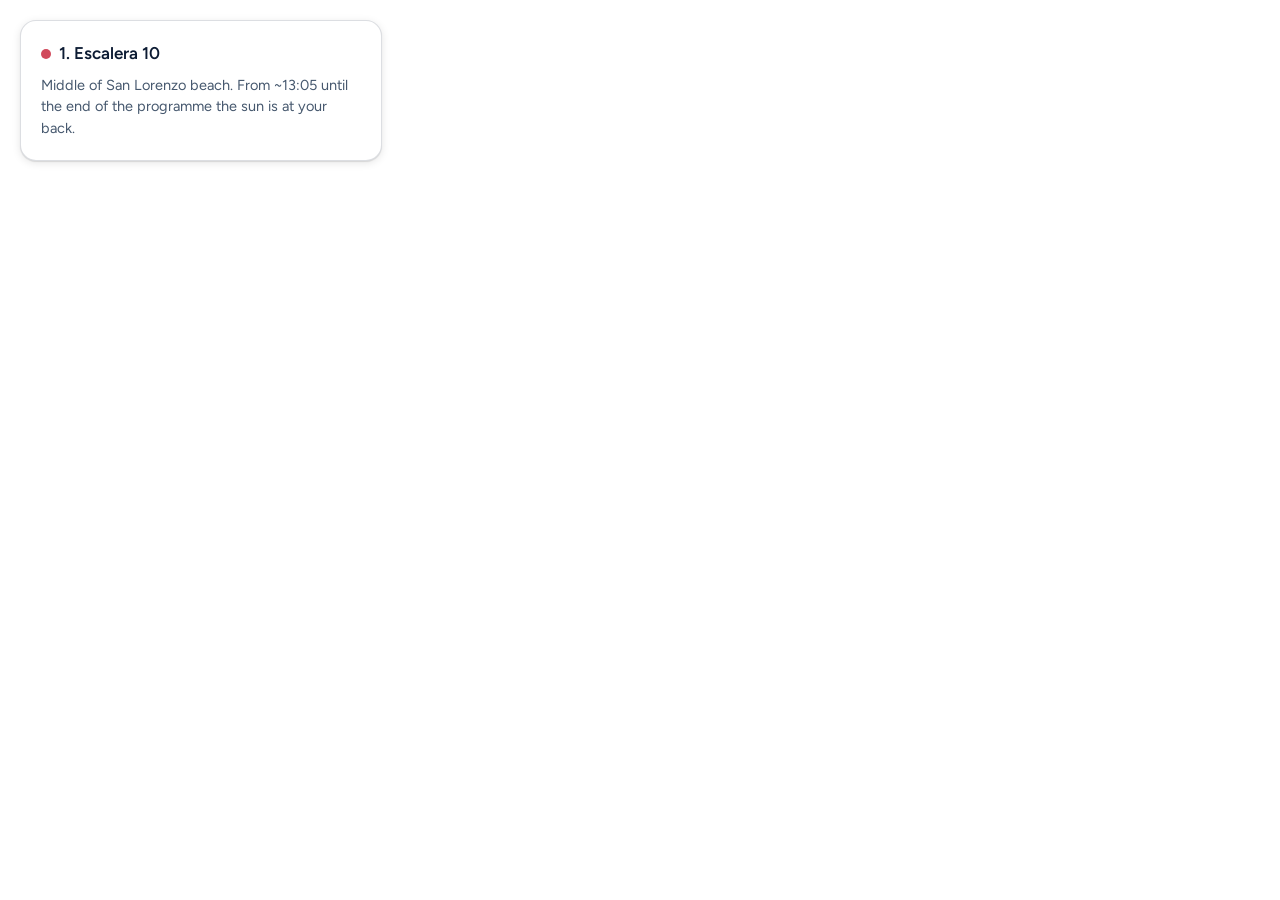
<file: design-system/components/cards.html>
<!-- @dsCard name="Viewpoint card" group="Components" subtitle="Card with color dot, title and supporting text" -->
<!doctype html>
<html lang="en"><head><meta charset="utf-8">
<title>Viewpoint card</title>
<link rel="preconnect" href="https://fonts.googleapis.com">
<link rel="stylesheet" href="https://fonts.googleapis.com/css2?family=Figtree:wght@400;500;600;700&display=swap">
<style>
  :root {
    color-scheme: light dark;
    --blue: light-dark(#0066FF, #5C95FF);
    --yellow: #F7D417;
    --ink: light-dark(#0C1B33, #E2E8F2);
    --muted: light-dark(#46586E, #9FB0C6);
    --bg: light-dark(#FFFFFF, #0F1522);
    --card: light-dark(#FFFFFF, #1A2333);
    --border: light-dark(rgba(12,27,51,0.14), rgba(226,232,242,0.16));
    --accent-muted: light-dark(rgba(0,102,255,0.1), rgba(92,149,255,0.18));
    --on-accent: light-dark(#FFFFFF, #0A1730);
    --good-bg: light-dark(#24BB5E33, #24BB5E33); --good-ink: light-dark(#09441F, #A5F690);
    --bad-bg: light-dark(#E3193B33, #E3193B33); --bad-ink: light-dark(#7B0210, #FFB2B8);
    --side-bg: light-dark(#E2A40033, #E2A40033); --side-ink: light-dark(#753F07, #FBCE03);
    --dusk-bg: light-dark(#7952FF33, #7952FF33); --dusk-ink: light-dark(#3E0697, #B3B0FE);
    --r-inner: 8px; --r-el: 12px; --r-cont: 16px;
    --shadow: 0px 1px 1px rgba(0,0,0,0.1), 0px 2px 8px rgba(0,0,0,0.1);
  }
  body { margin: 0; padding: 20px; font-family: Figtree, system-ui, sans-serif;
         color: var(--ink); background: var(--bg); line-height: 1.5; }
</style>
</head>
<body>
<style>
  .card { max-width: 320px; background: var(--card); border: 1px solid var(--border);
          border-radius: var(--r-cont); box-shadow: var(--shadow); padding: 20px; }
  .dot { display: inline-block; width: 10px; height: 10px; border-radius: 9999px; margin-right: 8px; }
  .card h3 { margin: 0 0 8px; font-size: 17px; font-weight: 600; }
  .card p { margin: 0; font-size: 14.5px; color: var(--muted); }
</style>
<div class="card">
  <h3><span class="dot" style="background:#D1495B"></span>1. Escalera 10</h3>
  <p>Middle of San Lorenzo beach. From ~13:05 until the end of the programme the sun is at your back.</p>
</div>
</body></html>
</file>
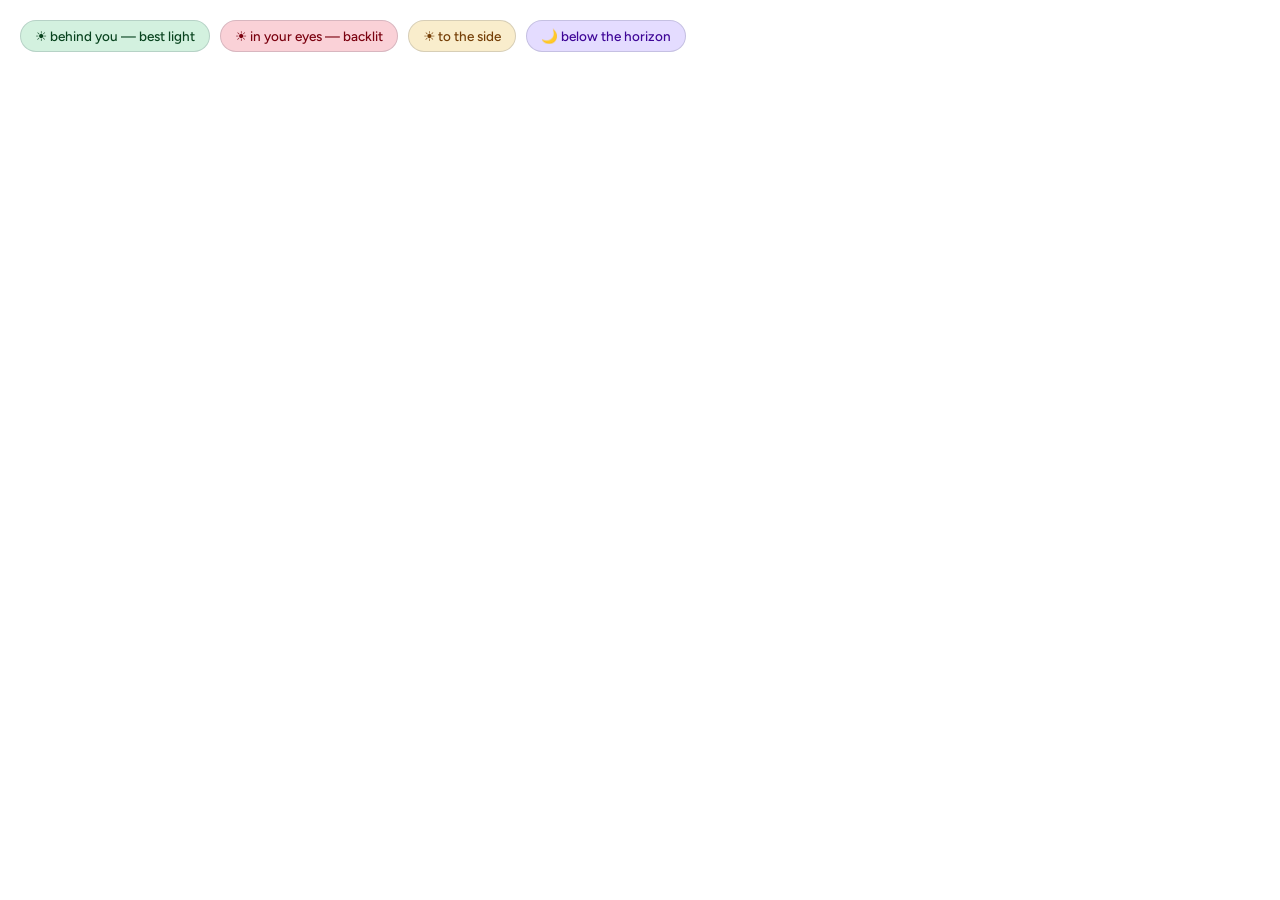
<file: design-system/components/legend-chips.html>
<!-- @dsCard name="Legend chips" group="Components" subtitle="Status pills used above schedule tables" -->
<!doctype html>
<html lang="en"><head><meta charset="utf-8">
<title>Legend chips</title>
<link rel="preconnect" href="https://fonts.googleapis.com">
<link rel="stylesheet" href="https://fonts.googleapis.com/css2?family=Figtree:wght@400;500;600;700&display=swap">
<style>
  :root {
    color-scheme: light dark;
    --blue: light-dark(#0066FF, #5C95FF);
    --yellow: #F7D417;
    --ink: light-dark(#0C1B33, #E2E8F2);
    --muted: light-dark(#46586E, #9FB0C6);
    --bg: light-dark(#FFFFFF, #0F1522);
    --card: light-dark(#FFFFFF, #1A2333);
    --border: light-dark(rgba(12,27,51,0.14), rgba(226,232,242,0.16));
    --accent-muted: light-dark(rgba(0,102,255,0.1), rgba(92,149,255,0.18));
    --on-accent: light-dark(#FFFFFF, #0A1730);
    --good-bg: light-dark(#24BB5E33, #24BB5E33); --good-ink: light-dark(#09441F, #A5F690);
    --bad-bg: light-dark(#E3193B33, #E3193B33); --bad-ink: light-dark(#7B0210, #FFB2B8);
    --side-bg: light-dark(#E2A40033, #E2A40033); --side-ink: light-dark(#753F07, #FBCE03);
    --dusk-bg: light-dark(#7952FF33, #7952FF33); --dusk-ink: light-dark(#3E0697, #B3B0FE);
    --r-inner: 8px; --r-el: 12px; --r-cont: 16px;
    --shadow: 0px 1px 1px rgba(0,0,0,0.1), 0px 2px 8px rgba(0,0,0,0.1);
  }
  body { margin: 0; padding: 20px; font-family: Figtree, system-ui, sans-serif;
         color: var(--ink); background: var(--bg); line-height: 1.5; }
</style>
</head>
<body>
<style>
  .legend { display: flex; flex-wrap: wrap; gap: 10px; font-size: 13.5px; font-weight: 500; }
  .legend span { padding: 5px 14px; border-radius: 9999px; border: 1px solid var(--border); }
  .good { background: var(--good-bg); color: var(--good-ink); }
  .bad  { background: var(--bad-bg);  color: var(--bad-ink); }
  .side { background: var(--side-bg); color: var(--side-ink); }
  .dusk { background: var(--dusk-bg); color: var(--dusk-ink); }
</style>
<div class="legend">
  <span class="good">☀️ behind you — best light</span>
  <span class="bad">☀️ in your eyes — backlit</span>
  <span class="side">☀️ to the side</span>
  <span class="dusk">🌙 below the horizon</span>
</div>
</body></html>
</file>
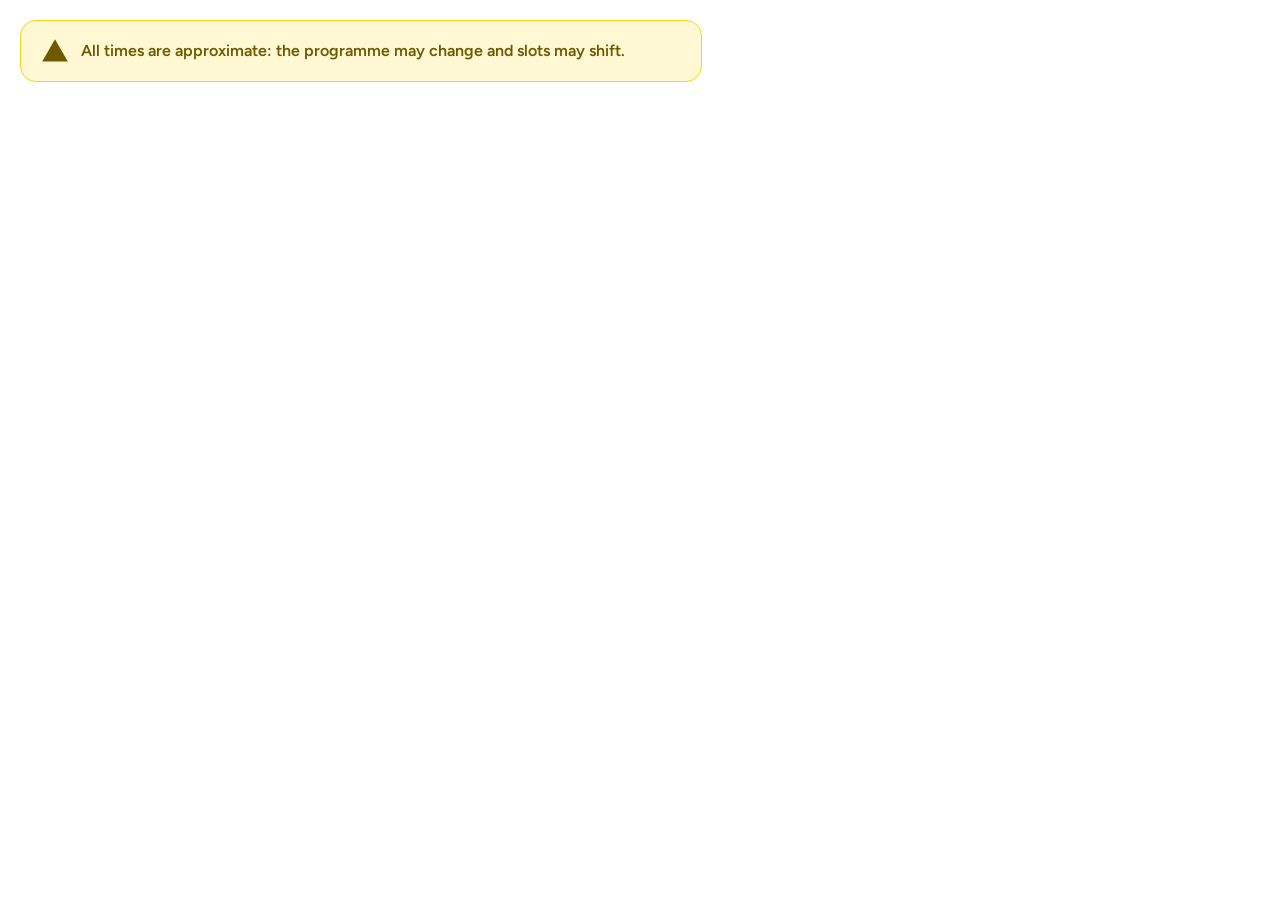
<file: design-system/components/notice.html>
<!-- @dsCard name="Warning banner" group="Components" subtitle="Asturias-yellow prominent notice with icon" -->
<!doctype html>
<html lang="en"><head><meta charset="utf-8">
<title>Warning banner</title>
<link rel="preconnect" href="https://fonts.googleapis.com">
<link rel="stylesheet" href="https://fonts.googleapis.com/css2?family=Figtree:wght@400;500;600;700&display=swap">
<style>
  :root {
    color-scheme: light dark;
    --blue: light-dark(#0066FF, #5C95FF);
    --yellow: #F7D417;
    --ink: light-dark(#0C1B33, #E2E8F2);
    --muted: light-dark(#46586E, #9FB0C6);
    --bg: light-dark(#FFFFFF, #0F1522);
    --card: light-dark(#FFFFFF, #1A2333);
    --border: light-dark(rgba(12,27,51,0.14), rgba(226,232,242,0.16));
    --accent-muted: light-dark(rgba(0,102,255,0.1), rgba(92,149,255,0.18));
    --on-accent: light-dark(#FFFFFF, #0A1730);
    --good-bg: light-dark(#24BB5E33, #24BB5E33); --good-ink: light-dark(#09441F, #A5F690);
    --bad-bg: light-dark(#E3193B33, #E3193B33); --bad-ink: light-dark(#7B0210, #FFB2B8);
    --side-bg: light-dark(#E2A40033, #E2A40033); --side-ink: light-dark(#753F07, #FBCE03);
    --dusk-bg: light-dark(#7952FF33, #7952FF33); --dusk-ink: light-dark(#3E0697, #B3B0FE);
    --r-inner: 8px; --r-el: 12px; --r-cont: 16px;
    --shadow: 0px 1px 1px rgba(0,0,0,0.1), 0px 2px 8px rgba(0,0,0,0.1);
  }
  body { margin: 0; padding: 20px; font-family: Figtree, system-ui, sans-serif;
         color: var(--ink); background: var(--bg); line-height: 1.5; }
</style>
</head>
<body>
<style>
  .notice { display: flex; align-items: center; gap: 12px;
    background: light-dark(#FFF8D2, #3B3310); color: light-dark(#6E5900, #F7D417);
    border: 1px solid var(--yellow); border-radius: var(--r-cont);
    padding: 16px 20px; font-size: 16px; font-weight: 600; line-height: 1.4; max-width: 640px; }
  .notice::before { content: ""; flex: 0 0 28px; height: 28px; background-color: currentColor;
    -webkit-mask: url("data:image/svg+xml,%3Csvg xmlns='http://www.w3.org/2000/svg' viewBox='0 0 24 24'%3E%3Cpath d='M12 2 1 21h22L12 2zm1 14h-2v2h2v-2zm0-7h-2v5h2V9z'/%3E%3C/svg%3E") center / 28px 28px no-repeat;
    mask: url("data:image/svg+xml,%3Csvg xmlns='http://www.w3.org/2000/svg' viewBox='0 0 24 24'%3E%3Cpath d='M12 2 1 21h22L12 2zm1 14h-2v2h2v-2zm0-7h-2v5h2V9z'/%3E%3C/svg%3E") center / 28px 28px no-repeat; }
</style>
<div class="notice">All times are approximate: the programme may change and slots may shift.</div>
</body></html>
</file>
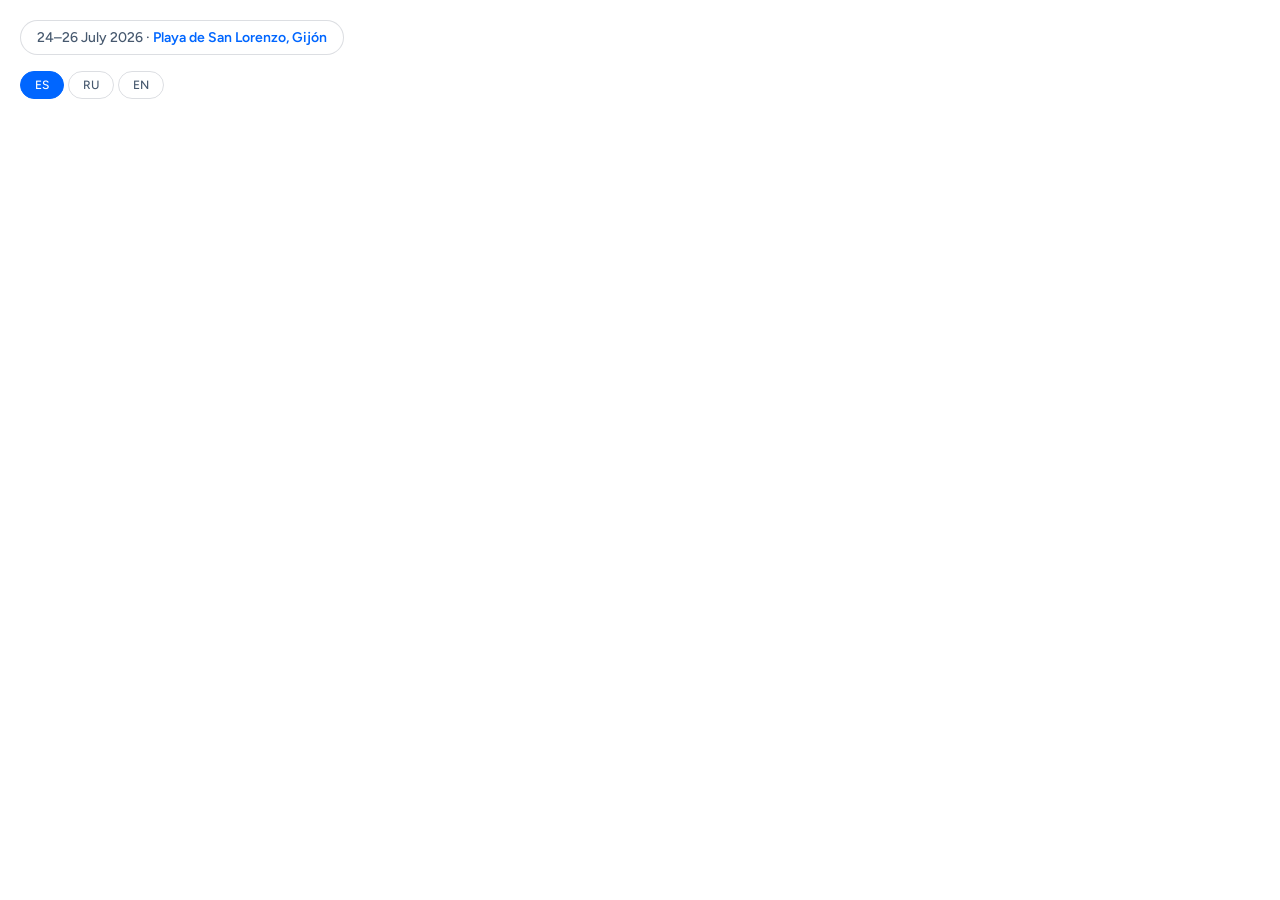
<file: design-system/components/pills.html>
<!-- @dsCard name="Pills and language switch" group="Components" subtitle="Hero pill, language switcher with active state" -->
<!doctype html>
<html lang="en"><head><meta charset="utf-8">
<title>Pills and language switch</title>
<link rel="preconnect" href="https://fonts.googleapis.com">
<link rel="stylesheet" href="https://fonts.googleapis.com/css2?family=Figtree:wght@400;500;600;700&display=swap">
<style>
  :root {
    color-scheme: light dark;
    --blue: light-dark(#0066FF, #5C95FF);
    --yellow: #F7D417;
    --ink: light-dark(#0C1B33, #E2E8F2);
    --muted: light-dark(#46586E, #9FB0C6);
    --bg: light-dark(#FFFFFF, #0F1522);
    --card: light-dark(#FFFFFF, #1A2333);
    --border: light-dark(rgba(12,27,51,0.14), rgba(226,232,242,0.16));
    --accent-muted: light-dark(rgba(0,102,255,0.1), rgba(92,149,255,0.18));
    --on-accent: light-dark(#FFFFFF, #0A1730);
    --good-bg: light-dark(#24BB5E33, #24BB5E33); --good-ink: light-dark(#09441F, #A5F690);
    --bad-bg: light-dark(#E3193B33, #E3193B33); --bad-ink: light-dark(#7B0210, #FFB2B8);
    --side-bg: light-dark(#E2A40033, #E2A40033); --side-ink: light-dark(#753F07, #FBCE03);
    --dusk-bg: light-dark(#7952FF33, #7952FF33); --dusk-ink: light-dark(#3E0697, #B3B0FE);
    --r-inner: 8px; --r-el: 12px; --r-cont: 16px;
    --shadow: 0px 1px 1px rgba(0,0,0,0.1), 0px 2px 8px rgba(0,0,0,0.1);
  }
  body { margin: 0; padding: 20px; font-family: Figtree, system-ui, sans-serif;
         color: var(--ink); background: var(--bg); line-height: 1.5; }
</style>
</head>
<body>
<style>
  .pill { display: inline-block; padding: 6px 16px; border: 1px solid var(--border);
          border-radius: 9999px; font-size: 14px; font-weight: 500; color: var(--muted); background: var(--card); }
  .pill strong { color: var(--blue); font-weight: 600; }
  .lang { display: flex; gap: 4px; margin-top: 16px; }
  .lang a { padding: 4px 14px; border-radius: 9999px; border: 1px solid var(--border);
            color: var(--muted); text-decoration: none; font-size: 12px; font-weight: 500; }
  .lang a.active { background: var(--blue); color: var(--on-accent); border-color: var(--blue); }
</style>
<span class="pill">24&ndash;26 July 2026 &middot; <strong>Playa de San Lorenzo, Gijón</strong></span>
<nav class="lang"><a href="#" class="active">ES</a><a href="#">RU</a><a href="#">EN</a></nav>
</body></html>
</file>
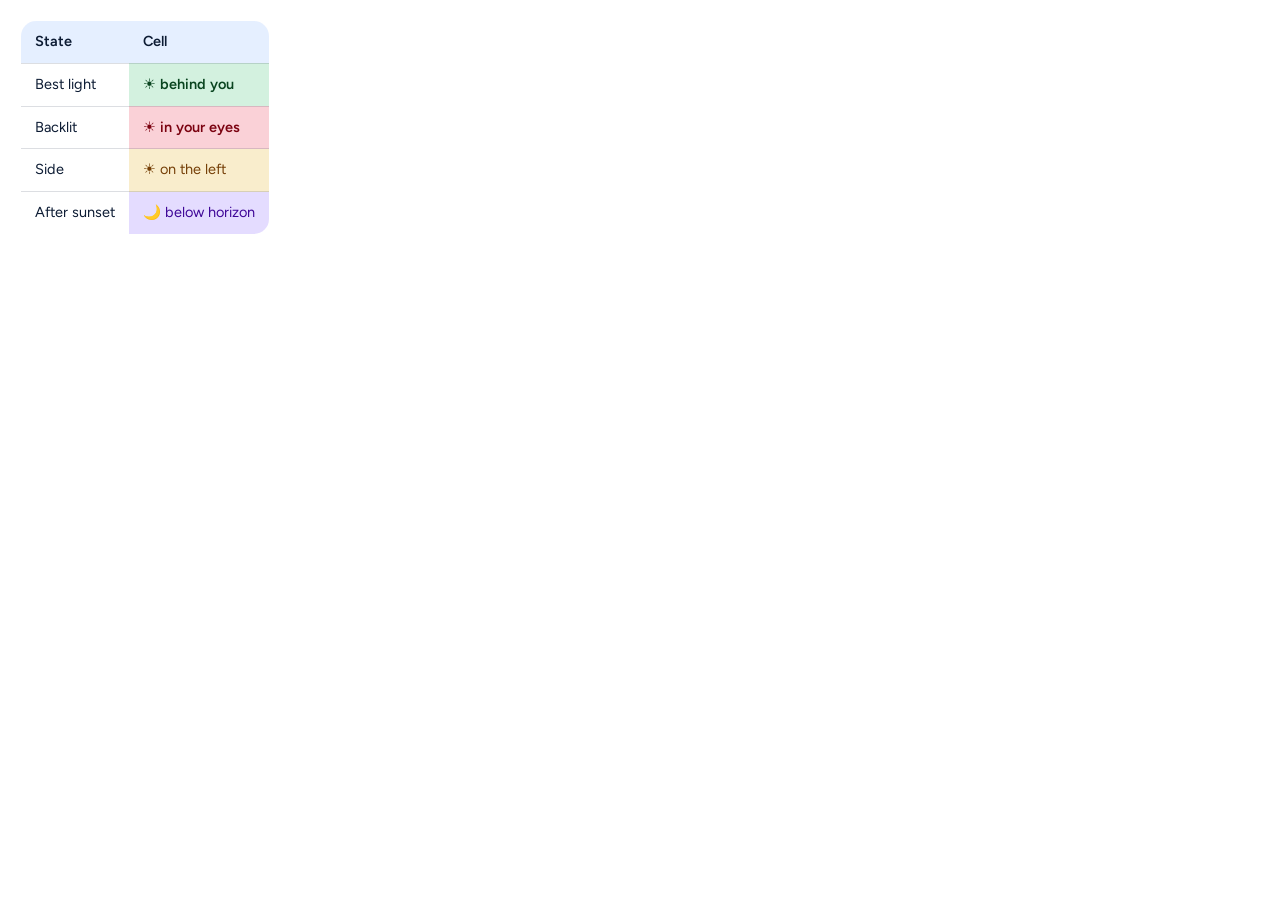
<file: design-system/components/status-cells.html>
<!-- @dsCard name="Sun status cells" group="Components" subtitle="good / bad / side / dusk with emoji labels" -->
<!doctype html>
<html lang="en"><head><meta charset="utf-8">
<title>Sun status cells</title>
<link rel="preconnect" href="https://fonts.googleapis.com">
<link rel="stylesheet" href="https://fonts.googleapis.com/css2?family=Figtree:wght@400;500;600;700&display=swap">
<style>
  :root {
    color-scheme: light dark;
    --blue: light-dark(#0066FF, #5C95FF);
    --yellow: #F7D417;
    --ink: light-dark(#0C1B33, #E2E8F2);
    --muted: light-dark(#46586E, #9FB0C6);
    --bg: light-dark(#FFFFFF, #0F1522);
    --card: light-dark(#FFFFFF, #1A2333);
    --border: light-dark(rgba(12,27,51,0.14), rgba(226,232,242,0.16));
    --accent-muted: light-dark(rgba(0,102,255,0.1), rgba(92,149,255,0.18));
    --on-accent: light-dark(#FFFFFF, #0A1730);
    --good-bg: light-dark(#24BB5E33, #24BB5E33); --good-ink: light-dark(#09441F, #A5F690);
    --bad-bg: light-dark(#E3193B33, #E3193B33); --bad-ink: light-dark(#7B0210, #FFB2B8);
    --side-bg: light-dark(#E2A40033, #E2A40033); --side-ink: light-dark(#753F07, #FBCE03);
    --dusk-bg: light-dark(#7952FF33, #7952FF33); --dusk-ink: light-dark(#3E0697, #B3B0FE);
    --r-inner: 8px; --r-el: 12px; --r-cont: 16px;
    --shadow: 0px 1px 1px rgba(0,0,0,0.1), 0px 2px 8px rgba(0,0,0,0.1);
  }
  body { margin: 0; padding: 20px; font-family: Figtree, system-ui, sans-serif;
         color: var(--ink); background: var(--bg); line-height: 1.5; }
</style>
</head>
<body>
<style>
  table { border-collapse: collapse; font-size: 14.5px; background: var(--card);
          border: 1px solid var(--border); border-radius: var(--r-cont); overflow: hidden; }
  td, th { padding: 10px 14px; border-bottom: 1px solid var(--border); text-align: left; white-space: nowrap; }
  tr:last-child td { border-bottom: none; }
  th { background: var(--accent-muted); font-weight: 600; }
  td.good { background: var(--good-bg); color: var(--good-ink); font-weight: 600; }
  td.bad  { background: var(--bad-bg);  color: var(--bad-ink);  font-weight: 600; }
  td.side { background: var(--side-bg); color: var(--side-ink); }
  td.dusk { background: var(--dusk-bg); color: var(--dusk-ink); }
</style>
<table>
  <tr><th>State</th><th>Cell</th></tr>
  <tr><td>Best light</td><td class="good">☀️ behind you</td></tr>
  <tr><td>Backlit</td><td class="bad">☀️ in your eyes</td></tr>
  <tr><td>Side</td><td class="side">☀️ on the left</td></tr>
  <tr><td>After sunset</td><td class="dusk">🌙 below horizon</td></tr>
</table>
</body></html>
</file>
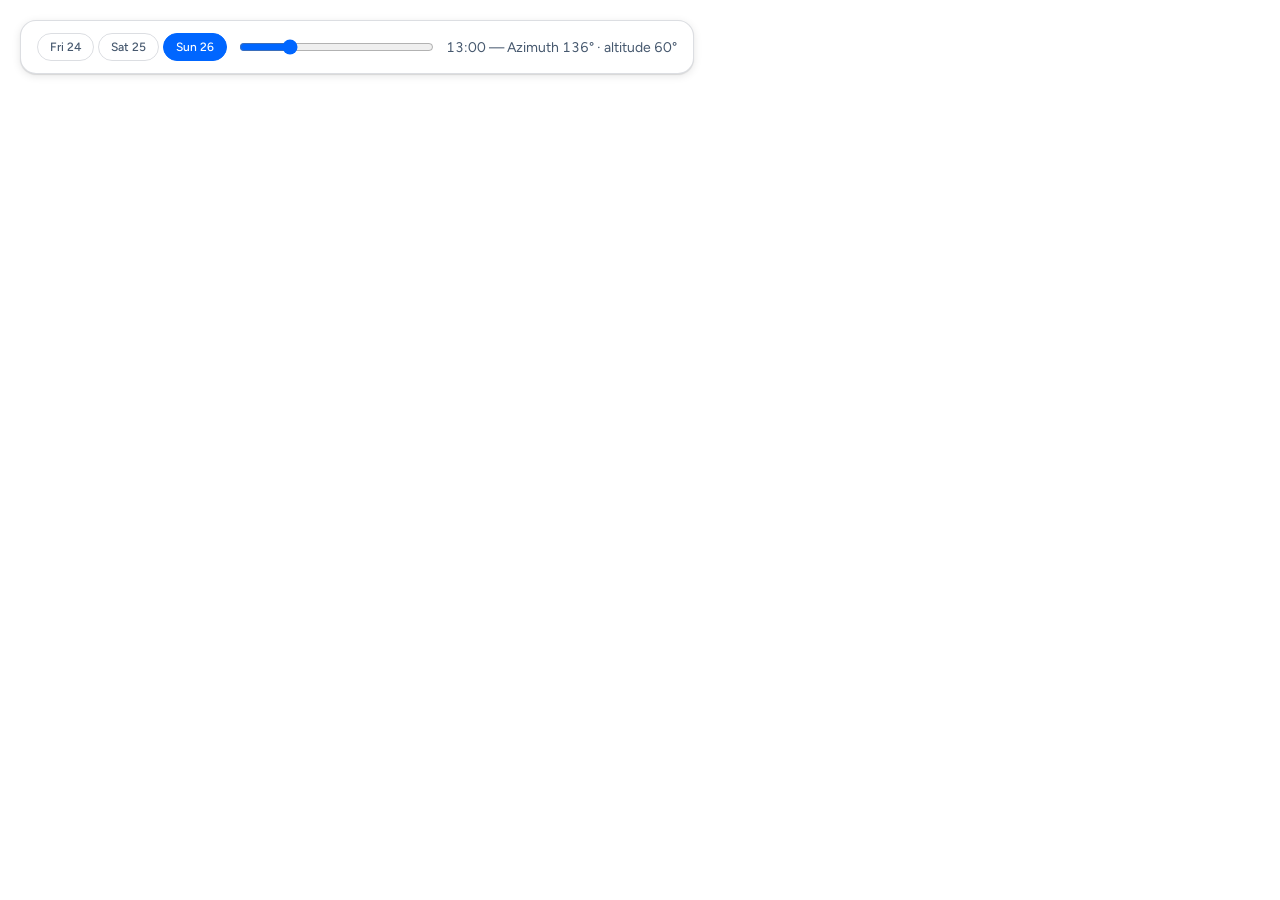
<file: design-system/components/sun-panel.html>
<!-- @dsCard name="Sun time panel" group="Components" subtitle="Day chips, time slider, azimuth readout" -->
<!doctype html>
<html lang="en"><head><meta charset="utf-8">
<title>Sun time panel</title>
<link rel="preconnect" href="https://fonts.googleapis.com">
<link rel="stylesheet" href="https://fonts.googleapis.com/css2?family=Figtree:wght@400;500;600;700&display=swap">
<style>
  :root {
    color-scheme: light dark;
    --blue: light-dark(#0066FF, #5C95FF);
    --yellow: #F7D417;
    --ink: light-dark(#0C1B33, #E2E8F2);
    --muted: light-dark(#46586E, #9FB0C6);
    --bg: light-dark(#FFFFFF, #0F1522);
    --card: light-dark(#FFFFFF, #1A2333);
    --border: light-dark(rgba(12,27,51,0.14), rgba(226,232,242,0.16));
    --accent-muted: light-dark(rgba(0,102,255,0.1), rgba(92,149,255,0.18));
    --on-accent: light-dark(#FFFFFF, #0A1730);
    --good-bg: light-dark(#24BB5E33, #24BB5E33); --good-ink: light-dark(#09441F, #A5F690);
    --bad-bg: light-dark(#E3193B33, #E3193B33); --bad-ink: light-dark(#7B0210, #FFB2B8);
    --side-bg: light-dark(#E2A40033, #E2A40033); --side-ink: light-dark(#753F07, #FBCE03);
    --dusk-bg: light-dark(#7952FF33, #7952FF33); --dusk-ink: light-dark(#3E0697, #B3B0FE);
    --r-inner: 8px; --r-el: 12px; --r-cont: 16px;
    --shadow: 0px 1px 1px rgba(0,0,0,0.1), 0px 2px 8px rgba(0,0,0,0.1);
  }
  body { margin: 0; padding: 20px; font-family: Figtree, system-ui, sans-serif;
         color: var(--ink); background: var(--bg); line-height: 1.5; }
</style>
</head>
<body>
<style>
  .sunctl { display: flex; flex-wrap: wrap; align-items: center; gap: 12px; max-width: 640px;
    background: var(--card); border: 1px solid var(--border); border-radius: var(--r-cont);
    box-shadow: var(--shadow); padding: 12px 16px; }
  .days { display: flex; gap: 4px; }
  .days button { padding: 4px 12px; border-radius: 9999px; border: 1px solid var(--border);
    background: transparent; color: var(--muted); font: inherit; font-size: 12px; font-weight: 500; cursor: pointer; }
  .days button.active { background: var(--blue); color: var(--on-accent); border-color: var(--blue); }
  input[type="range"] { flex: 1 1 180px; accent-color: var(--blue); margin: 0; }
  .readout { font-size: 14px; color: var(--muted); font-variant-numeric: tabular-nums; }
</style>
<div class="sunctl">
  <div class="days"><button>Fri 24</button><button>Sat 25</button><button class="active">Sun 26</button></div>
  <input type="range" min="600" max="1350" value="780">
  <div class="readout">13:00 — Azimuth 136° · altitude 60°</div>
</div>
</body></html>
</file>
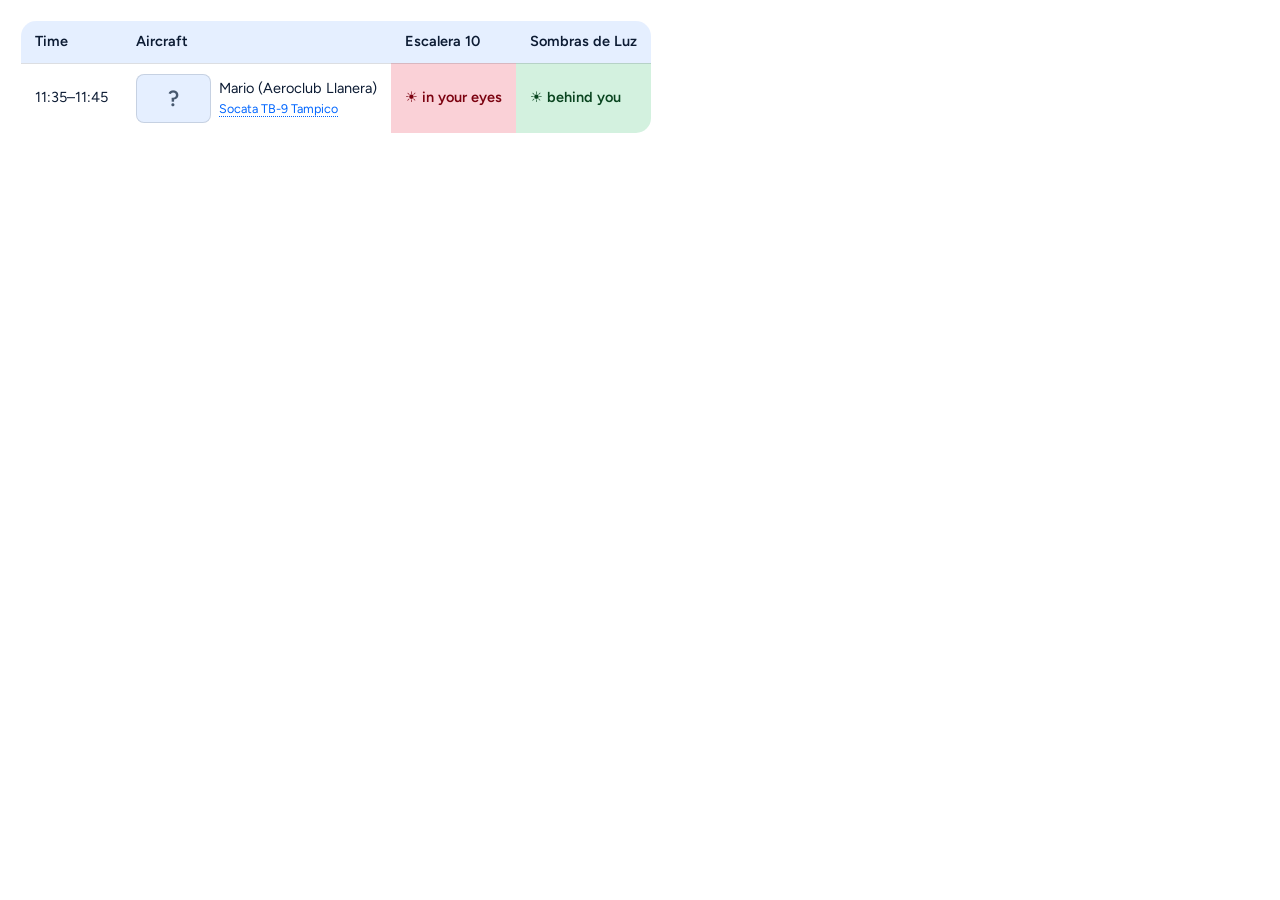
<file: design-system/components/table.html>
<!-- @dsCard name="Schedule table row" group="Components" subtitle="Aircraft thumbnail, two-line label, status cells" -->
<!doctype html>
<html lang="en"><head><meta charset="utf-8">
<title>Schedule table row</title>
<link rel="preconnect" href="https://fonts.googleapis.com">
<link rel="stylesheet" href="https://fonts.googleapis.com/css2?family=Figtree:wght@400;500;600;700&display=swap">
<style>
  :root {
    color-scheme: light dark;
    --blue: light-dark(#0066FF, #5C95FF);
    --yellow: #F7D417;
    --ink: light-dark(#0C1B33, #E2E8F2);
    --muted: light-dark(#46586E, #9FB0C6);
    --bg: light-dark(#FFFFFF, #0F1522);
    --card: light-dark(#FFFFFF, #1A2333);
    --border: light-dark(rgba(12,27,51,0.14), rgba(226,232,242,0.16));
    --accent-muted: light-dark(rgba(0,102,255,0.1), rgba(92,149,255,0.18));
    --on-accent: light-dark(#FFFFFF, #0A1730);
    --good-bg: light-dark(#24BB5E33, #24BB5E33); --good-ink: light-dark(#09441F, #A5F690);
    --bad-bg: light-dark(#E3193B33, #E3193B33); --bad-ink: light-dark(#7B0210, #FFB2B8);
    --side-bg: light-dark(#E2A40033, #E2A40033); --side-ink: light-dark(#753F07, #FBCE03);
    --dusk-bg: light-dark(#7952FF33, #7952FF33); --dusk-ink: light-dark(#3E0697, #B3B0FE);
    --r-inner: 8px; --r-el: 12px; --r-cont: 16px;
    --shadow: 0px 1px 1px rgba(0,0,0,0.1), 0px 2px 8px rgba(0,0,0,0.1);
  }
  body { margin: 0; padding: 20px; font-family: Figtree, system-ui, sans-serif;
         color: var(--ink); background: var(--bg); line-height: 1.5; }
</style>
</head>
<body>
<style>
  table { border-collapse: collapse; font-size: 14.5px; background: var(--card);
          border: 1px solid var(--border); border-radius: var(--r-cont); overflow: hidden; }
  td, th { padding: 10px 14px; border-bottom: 1px solid var(--border); text-align: left; white-space: nowrap; }
  tr:last-child td { border-bottom: none; }
  th { background: var(--accent-muted); font-weight: 600; }
  .thumb { display: inline-block; width: 73px; height: 47px; border-radius: var(--r-inner);
           border: 1px solid var(--border); background: var(--accent-muted);
           vertical-align: middle; margin-right: 8px; text-align: center; line-height: 47px;
           color: var(--muted); font-size: 22px; font-weight: 600; }
  .name { vertical-align: middle; display: inline-block; }
  .name a { color: var(--blue); text-decoration: none; border-bottom: 1px dotted; }
  .sub { display: block; font-size: 12.5px; color: var(--muted); }
  td.good { background: var(--good-bg); color: var(--good-ink); font-weight: 600; }
  td.bad  { background: var(--bad-bg); color: var(--bad-ink); font-weight: 600; }
</style>
<table>
  <tr><th>Time</th><th>Aircraft</th><th>Escalera 10</th><th>Sombras de Luz</th></tr>
  <tr>
    <td>11:35&ndash;11:45</td>
    <td><span class="thumb">?</span><span class="name">Mario (Aeroclub Llanera)<span class="sub"><a href="#">Socata TB-9 Tampico</a></span></span></td>
    <td class="bad">☀️ in your eyes</td>
    <td class="good">☀️ behind you</td>
  </tr>
</table>
</body></html>
</file>
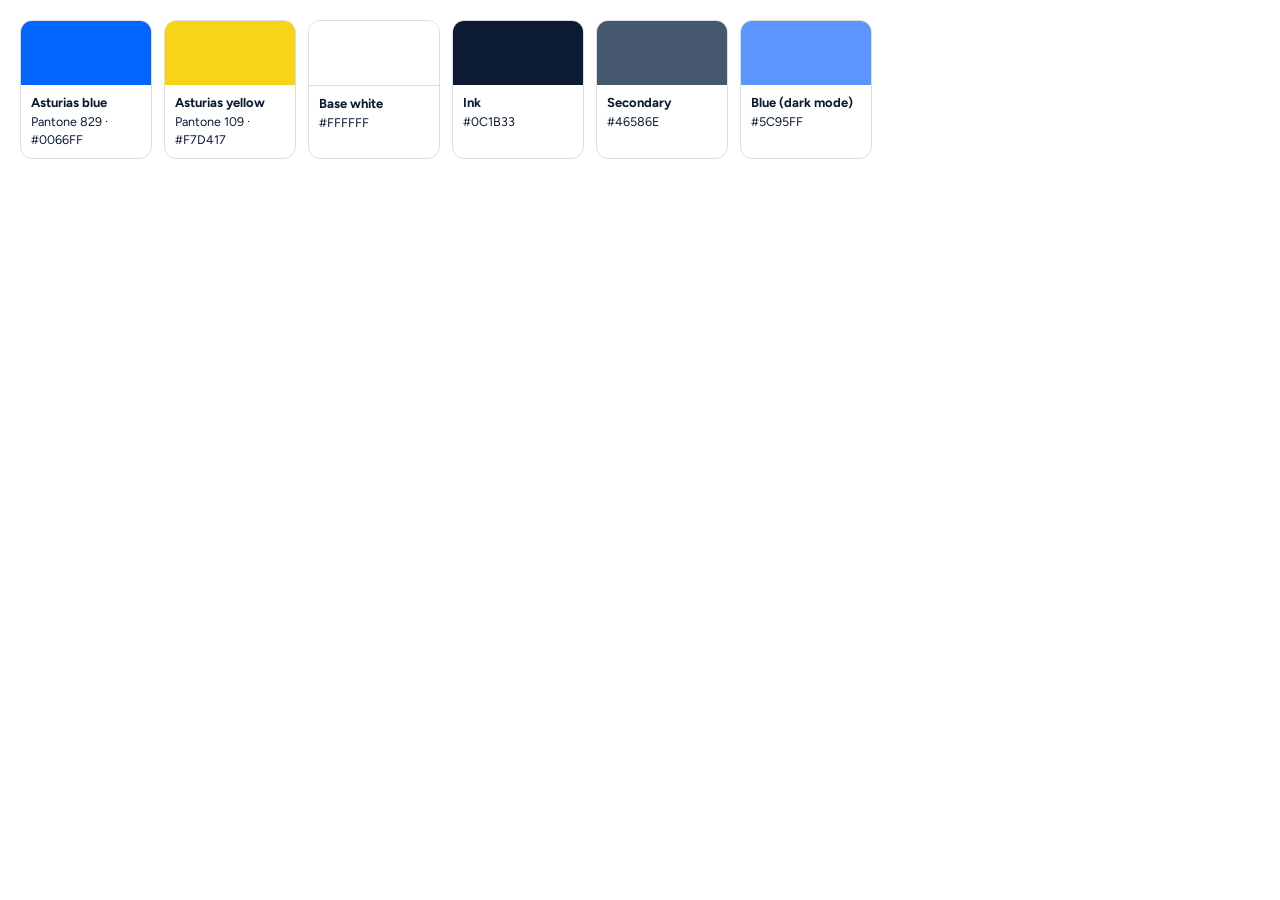
<file: design-system/foundations/colors.html>
<!-- @dsCard name="Asturias palette" group="Colors" subtitle="Blue Pantone 829, yellow Pantone 109, white base" -->
<!doctype html>
<html lang="en"><head><meta charset="utf-8">
<title>Asturias palette</title>
<link rel="preconnect" href="https://fonts.googleapis.com">
<link rel="stylesheet" href="https://fonts.googleapis.com/css2?family=Figtree:wght@400;500;600;700&display=swap">
<style>
  :root {
    color-scheme: light dark;
    --blue: light-dark(#0066FF, #5C95FF);
    --yellow: #F7D417;
    --ink: light-dark(#0C1B33, #E2E8F2);
    --muted: light-dark(#46586E, #9FB0C6);
    --bg: light-dark(#FFFFFF, #0F1522);
    --card: light-dark(#FFFFFF, #1A2333);
    --border: light-dark(rgba(12,27,51,0.14), rgba(226,232,242,0.16));
    --accent-muted: light-dark(rgba(0,102,255,0.1), rgba(92,149,255,0.18));
    --on-accent: light-dark(#FFFFFF, #0A1730);
    --good-bg: light-dark(#24BB5E33, #24BB5E33); --good-ink: light-dark(#09441F, #A5F690);
    --bad-bg: light-dark(#E3193B33, #E3193B33); --bad-ink: light-dark(#7B0210, #FFB2B8);
    --side-bg: light-dark(#E2A40033, #E2A40033); --side-ink: light-dark(#753F07, #FBCE03);
    --dusk-bg: light-dark(#7952FF33, #7952FF33); --dusk-ink: light-dark(#3E0697, #B3B0FE);
    --r-inner: 8px; --r-el: 12px; --r-cont: 16px;
    --shadow: 0px 1px 1px rgba(0,0,0,0.1), 0px 2px 8px rgba(0,0,0,0.1);
  }
  body { margin: 0; padding: 20px; font-family: Figtree, system-ui, sans-serif;
         color: var(--ink); background: var(--bg); line-height: 1.5; }
</style>
</head>
<body>
<style>
  .row { display: flex; gap: 12px; flex-wrap: wrap; }
  .sw { width: 130px; border: 1px solid var(--border); border-radius: var(--r-el); overflow: hidden; }
  .sw .c { height: 64px; }
  .sw .l { padding: 8px 10px; font-size: 12.5px; }
  .sw .l b { display: block; font-size: 13px; }
</style>
<div class="row">
  <div class="sw"><div class="c" style="background:#0066FF"></div><div class="l"><b>Asturias blue</b>Pantone 829 · #0066FF</div></div>
  <div class="sw"><div class="c" style="background:#F7D417"></div><div class="l"><b>Asturias yellow</b>Pantone 109 · #F7D417</div></div>
  <div class="sw"><div class="c" style="background:#FFFFFF;border-bottom:1px solid var(--border)"></div><div class="l"><b>Base white</b>#FFFFFF</div></div>
  <div class="sw"><div class="c" style="background:#0C1B33"></div><div class="l"><b>Ink</b>#0C1B33</div></div>
  <div class="sw"><div class="c" style="background:#46586E"></div><div class="l"><b>Secondary</b>#46586E</div></div>
  <div class="sw"><div class="c" style="background:#5C95FF"></div><div class="l"><b>Blue (dark mode)</b>#5C95FF</div></div>
</div>
</body></html>
</file>
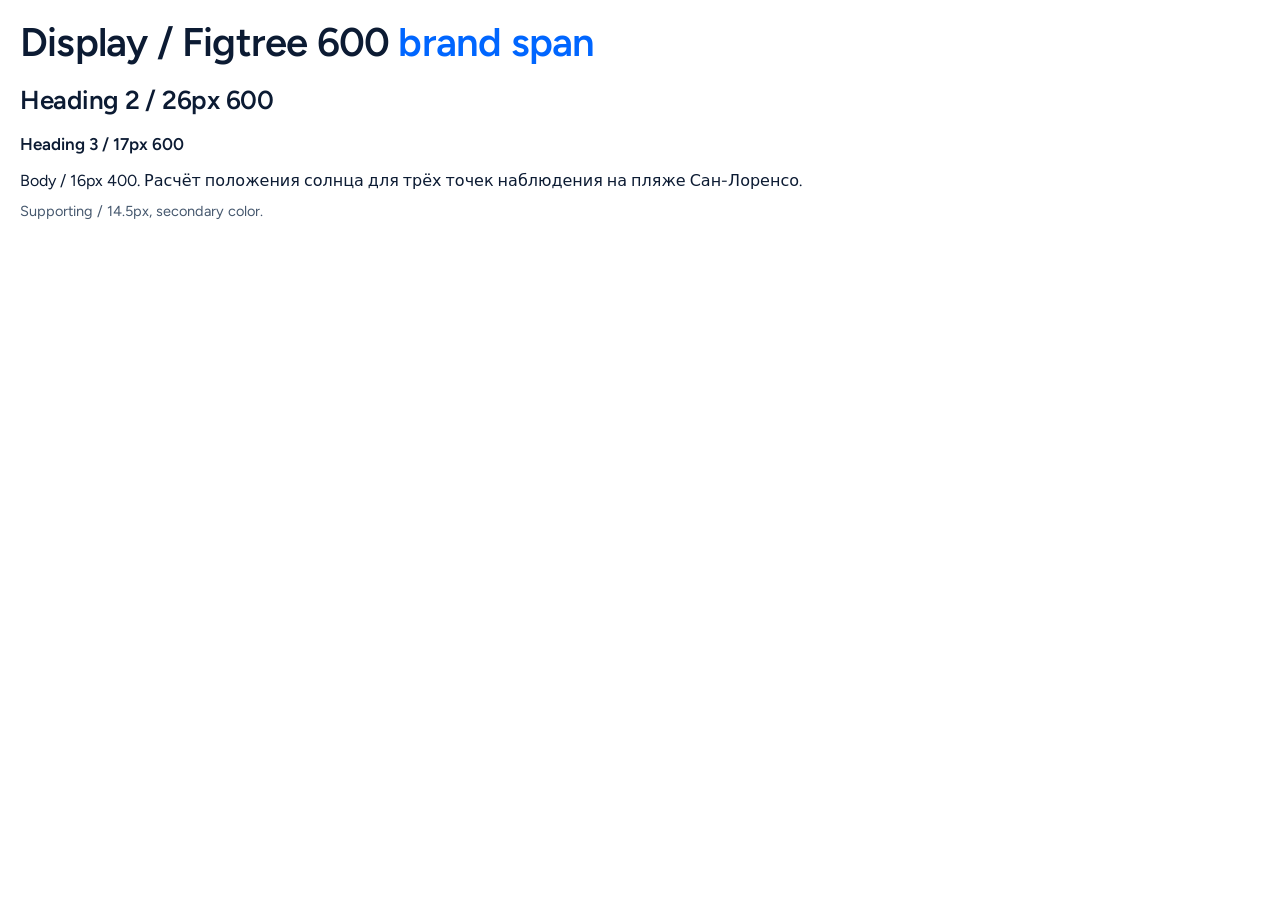
<file: design-system/foundations/type.html>
<!-- @dsCard name="Typography" group="Type" subtitle="Figtree — display, headings, body, supporting" -->
<!doctype html>
<html lang="en"><head><meta charset="utf-8">
<title>Typography</title>
<link rel="preconnect" href="https://fonts.googleapis.com">
<link rel="stylesheet" href="https://fonts.googleapis.com/css2?family=Figtree:wght@400;500;600;700&display=swap">
<style>
  :root {
    color-scheme: light dark;
    --blue: light-dark(#0066FF, #5C95FF);
    --yellow: #F7D417;
    --ink: light-dark(#0C1B33, #E2E8F2);
    --muted: light-dark(#46586E, #9FB0C6);
    --bg: light-dark(#FFFFFF, #0F1522);
    --card: light-dark(#FFFFFF, #1A2333);
    --border: light-dark(rgba(12,27,51,0.14), rgba(226,232,242,0.16));
    --accent-muted: light-dark(rgba(0,102,255,0.1), rgba(92,149,255,0.18));
    --on-accent: light-dark(#FFFFFF, #0A1730);
    --good-bg: light-dark(#24BB5E33, #24BB5E33); --good-ink: light-dark(#09441F, #A5F690);
    --bad-bg: light-dark(#E3193B33, #E3193B33); --bad-ink: light-dark(#7B0210, #FFB2B8);
    --side-bg: light-dark(#E2A40033, #E2A40033); --side-ink: light-dark(#753F07, #FBCE03);
    --dusk-bg: light-dark(#7952FF33, #7952FF33); --dusk-ink: light-dark(#3E0697, #B3B0FE);
    --r-inner: 8px; --r-el: 12px; --r-cont: 16px;
    --shadow: 0px 1px 1px rgba(0,0,0,0.1), 0px 2px 8px rgba(0,0,0,0.1);
  }
  body { margin: 0; padding: 20px; font-family: Figtree, system-ui, sans-serif;
         color: var(--ink); background: var(--bg); line-height: 1.5; }
</style>
</head>
<body>
<div style="font-size:40px;font-weight:600;letter-spacing:-0.02em;line-height:1.12">
  Display / Figtree 600 <span style="color:var(--blue)">brand span</span></div>
<div style="font-size:26px;font-weight:600;letter-spacing:-0.01em;margin-top:16px">Heading 2 / 26px 600</div>
<div style="font-size:17px;font-weight:600;margin-top:12px">Heading 3 / 17px 600</div>
<p style="font-size:16px;margin:12px 0 0">Body / 16px 400. Расчёт положения солнца для трёх точек наблюдения на пляже Сан-Лоренсо.</p>
<p style="font-size:14.5px;color:var(--muted);margin:8px 0 0">Supporting / 14.5px, secondary color.</p>
</body></html>
</file>
